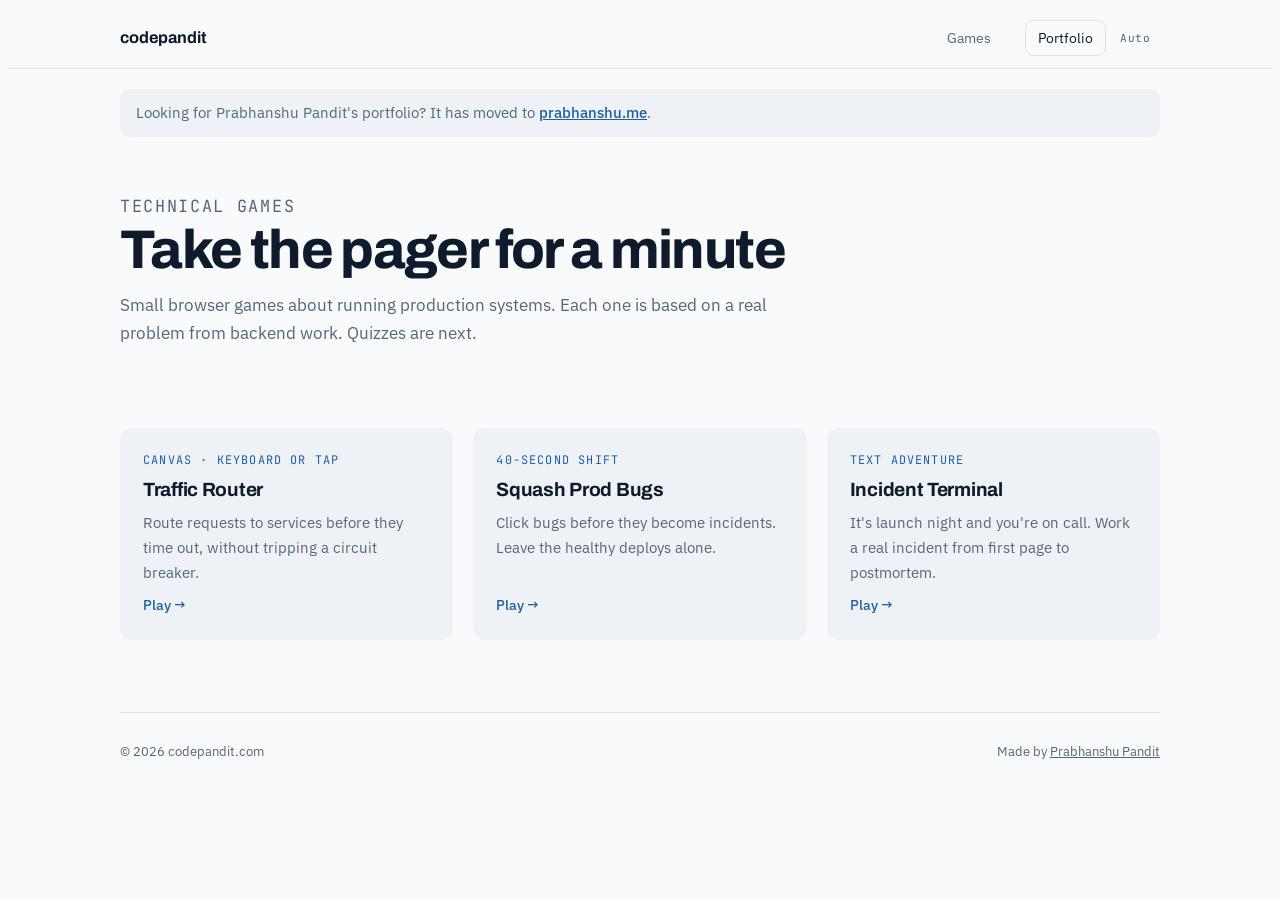
<file: index.html>
<!doctype html>
<html lang="en">
<head>
<meta charset="utf-8">
<meta name="viewport" content="width=device-width, initial-scale=1, viewport-fit=cover">
<title>codepandit · Technical games about running production</title>
<meta name="description" content="Small browser games about running production systems: route traffic, squash bugs and work a real incident.">
<link rel="canonical" href="https://codepandit.com/">
<meta property="og:type" content="website">
<meta property="og:site_name" content="codepandit">
<meta property="og:title" content="codepandit · Technical games about running production">
<meta property="og:description" content="Small browser games about running production systems: route traffic, squash bugs and work a real incident.">
<meta property="og:url" content="https://codepandit.com/">
<link rel="icon" href="data:image/svg+xml,%3Csvg xmlns='http://www.w3.org/2000/svg' viewBox='0 0 22 22'%3E%3Crect x='1' y='1' width='20' height='20' fill='%23F2F6FA' stroke='%231F5FA8' stroke-width='1.5'/%3E%3Cpath d='M6 8 L9 11 L6 14 M11 14 H16' fill='none' stroke='%231F5FA8' stroke-width='1.6'/%3E%3C/svg%3E">
<link rel="preconnect" href="https://fonts.googleapis.com">
<link rel="preconnect" href="https://fonts.gstatic.com" crossorigin>
<link rel="stylesheet" href="https://fonts.googleapis.com/css2?family=Archivo:wght@500..800&family=IBM+Plex+Sans:wght@400;500;600&family=JetBrains+Mono:wght@400;500;700&display=swap">
<link rel="stylesheet" href="/assets/site.css">
</head>
<body>
<header class="bar">
  <div class="wrap">
    <a class="brand" href="/">codepandit</a>
    <nav class="nav-sm" aria-label="Site">
      <a href="/#games">Games</a>
    </nav>
    <div class="bar-icons">
      <a class="bar-link" href="https://prabhanshu.me/">Portfolio</a>
      <button class="icon-btn theme-btn" id="theme-btn" type="button" aria-label="Switch theme">Auto</button>
    </div>
  </div>
</header>

<main class="wrap" id="top">
<p class="moved">Looking for Prabhanshu Pandit's portfolio? It has moved to <a href="https://prabhanshu.me/">prabhanshu.me</a>.</p>

<section class="intro">
  <p class="kicker">Technical games</p>
  <h1>Take the pager for a minute</h1>
  <p>Small browser games about running production systems. Each one is based on a real problem from backend work. Quizzes are next.</p>
</section>

<section class="sec" id="games">
  <ul class="cards">
    <li><a class="card" href="/games/traffic-router/"><span class="kicker">Canvas · keyboard or tap</span><h3>Traffic Router</h3><p>Route requests to services before they time out, without tripping a circuit breaker.</p><span class="go">Play →</span></a></li>
    <li><a class="card" href="/games/squash-bugs/"><span class="kicker">40-second shift</span><h3>Squash Prod Bugs</h3><p>Click bugs before they become incidents. Leave the healthy deploys alone.</p><span class="go">Play →</span></a></li>
    <li><a class="card" href="/games/incident-terminal/"><span class="kicker">Text adventure</span><h3>Incident Terminal</h3><p>It's launch night and you're on call. Work a real incident from first page to postmortem.</p><span class="go">Play →</span></a></li>
  </ul>
</section>

<footer><span>© 2026 codepandit.com</span><span>Made by <a href="https://prabhanshu.me/">Prabhanshu Pandit</a></span></footer>
</main>
<script src="/assets/site.js"></script>
<script data-goatcounter="https://codepandit.goatcounter.com/count" async src="https://gc.zgo.at/count.js"></script>
</body>
</html>
</file>
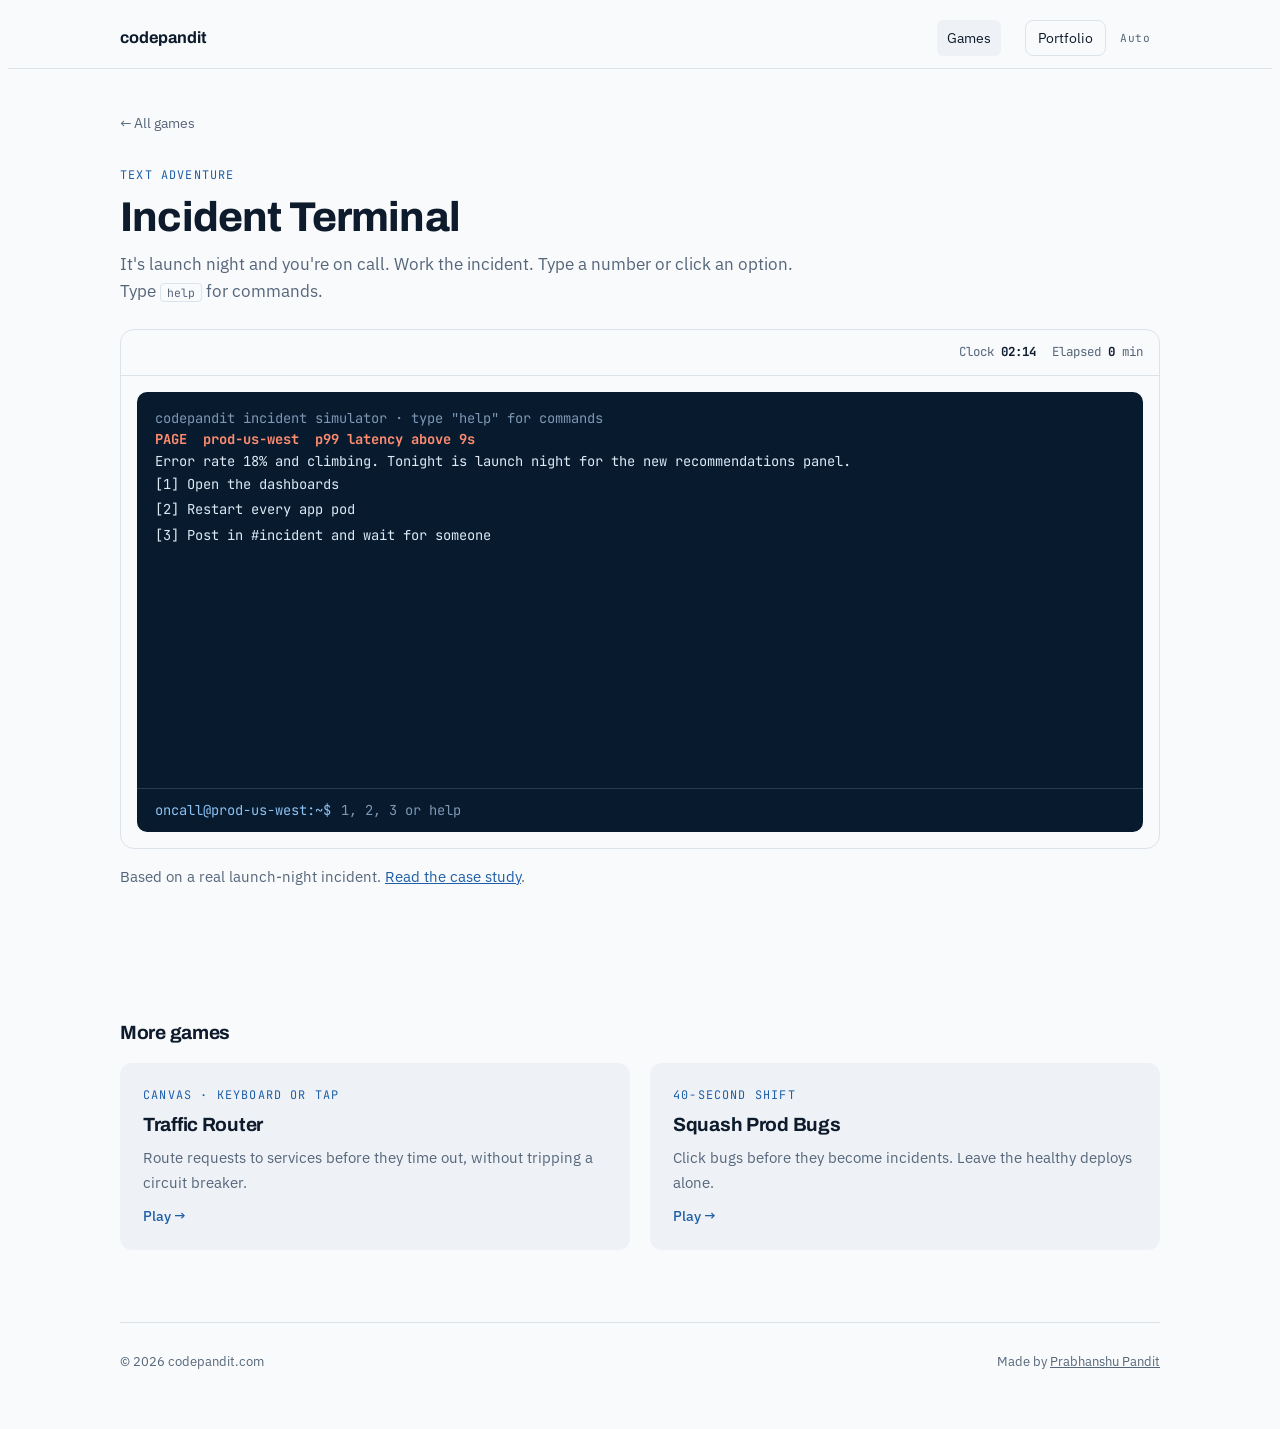
<file: games/incident-terminal/index.html>
<!doctype html>
<html lang="en">
<head>
<meta charset="utf-8">
<meta name="viewport" content="width=device-width, initial-scale=1, viewport-fit=cover">
<title>Incident Terminal · codepandit</title>
<meta name="description" content="It's launch night and you're on call. Work the incident. Type a number or click an option. Type help for commands.">
<link rel="canonical" href="https://codepandit.com/games/incident-terminal/">
<meta property="og:type" content="website">
<meta property="og:site_name" content="codepandit">
<meta property="og:title" content="Incident Terminal · codepandit">
<meta property="og:description" content="It's launch night and you're on call. Work the incident. Type a number or click an option. Type help for commands.">
<meta property="og:url" content="https://codepandit.com/games/incident-terminal/">
<link rel="icon" href="data:image/svg+xml,%3Csvg xmlns='http://www.w3.org/2000/svg' viewBox='0 0 22 22'%3E%3Crect x='1' y='1' width='20' height='20' fill='%23F2F6FA' stroke='%231F5FA8' stroke-width='1.5'/%3E%3Cpath d='M6 8 L9 11 L6 14 M11 14 H16' fill='none' stroke='%231F5FA8' stroke-width='1.6'/%3E%3C/svg%3E">
<link rel="preconnect" href="https://fonts.googleapis.com">
<link rel="preconnect" href="https://fonts.gstatic.com" crossorigin>
<link rel="stylesheet" href="https://fonts.googleapis.com/css2?family=Archivo:wght@500..800&family=IBM+Plex+Sans:wght@400;500;600&family=JetBrains+Mono:wght@400;500;700&display=swap">
<link rel="stylesheet" href="/assets/site.css">
</head>
<body>
<header class="bar">
  <div class="wrap">
    <a class="brand" href="/">codepandit</a>
    <nav class="nav-sm" aria-label="Site">
      <a href="/#games" aria-current="page">Games</a>
    </nav>
    <div class="bar-icons">
      <a class="bar-link" href="https://prabhanshu.me/">Portfolio</a>
      <button class="icon-btn theme-btn" id="theme-btn" type="button" aria-label="Switch theme">Auto</button>
    </div>
  </div>
</header>

<main class="wrap" id="top">
<p class="crumb"><a href="/#games">← All games</a></p>

<section class="game-page">
  <p class="kicker">Text adventure</p>
  <h1>Incident Terminal</h1>
  <p class="lede">It's launch night and you're on call. Work the incident. Type a number or click an option. Type <span class="kbd">help</span> for commands.</p>
  <div class="game" id="game">
      <div class="game-top">
        <div></div>
        <div class="hud"><span>Clock <b id="tm-clock">02:14</b></span><span>Elapsed <b id="tm-min">0</b> min</span></div>
      </div>
      <div class="game-stage">
        <div class="term">
          <div class="term-out" id="tm-out" aria-live="polite"></div>
          <form class="term-in" id="tm-form" autocomplete="off">
            <label for="tm-input">oncall@prod-us-west:~$</label>
            <input id="tm-input" type="text" placeholder="1, 2, 3 or help" spellcheck="false">
          </form>
        </div>
      </div>
    </div>
  <p class="story">Based on a real launch-night incident. <a href="https://prabhanshu.me/#work">Read the case study</a>.</p>
</section>

<section class="sec more">
  <h2>More games</h2>
  <ul class="cards">
    <li><a class="card" href="/games/traffic-router/"><span class="kicker">Canvas · keyboard or tap</span><h3>Traffic Router</h3><p>Route requests to services before they time out, without tripping a circuit breaker.</p><span class="go">Play →</span></a></li>
    <li><a class="card" href="/games/squash-bugs/"><span class="kicker">40-second shift</span><h3>Squash Prod Bugs</h3><p>Click bugs before they become incidents. Leave the healthy deploys alone.</p><span class="go">Play →</span></a></li>
  </ul>
</section>

<footer><span>© 2026 codepandit.com</span><span>Made by <a href="https://prabhanshu.me/">Prabhanshu Pandit</a></span></footer>
</main>
<script src="/assets/site.js"></script>
<script src="/assets/incident-terminal.js"></script>
<script data-goatcounter="https://codepandit.goatcounter.com/count" async src="https://gc.zgo.at/count.js"></script>
</body>
</html>
</file>
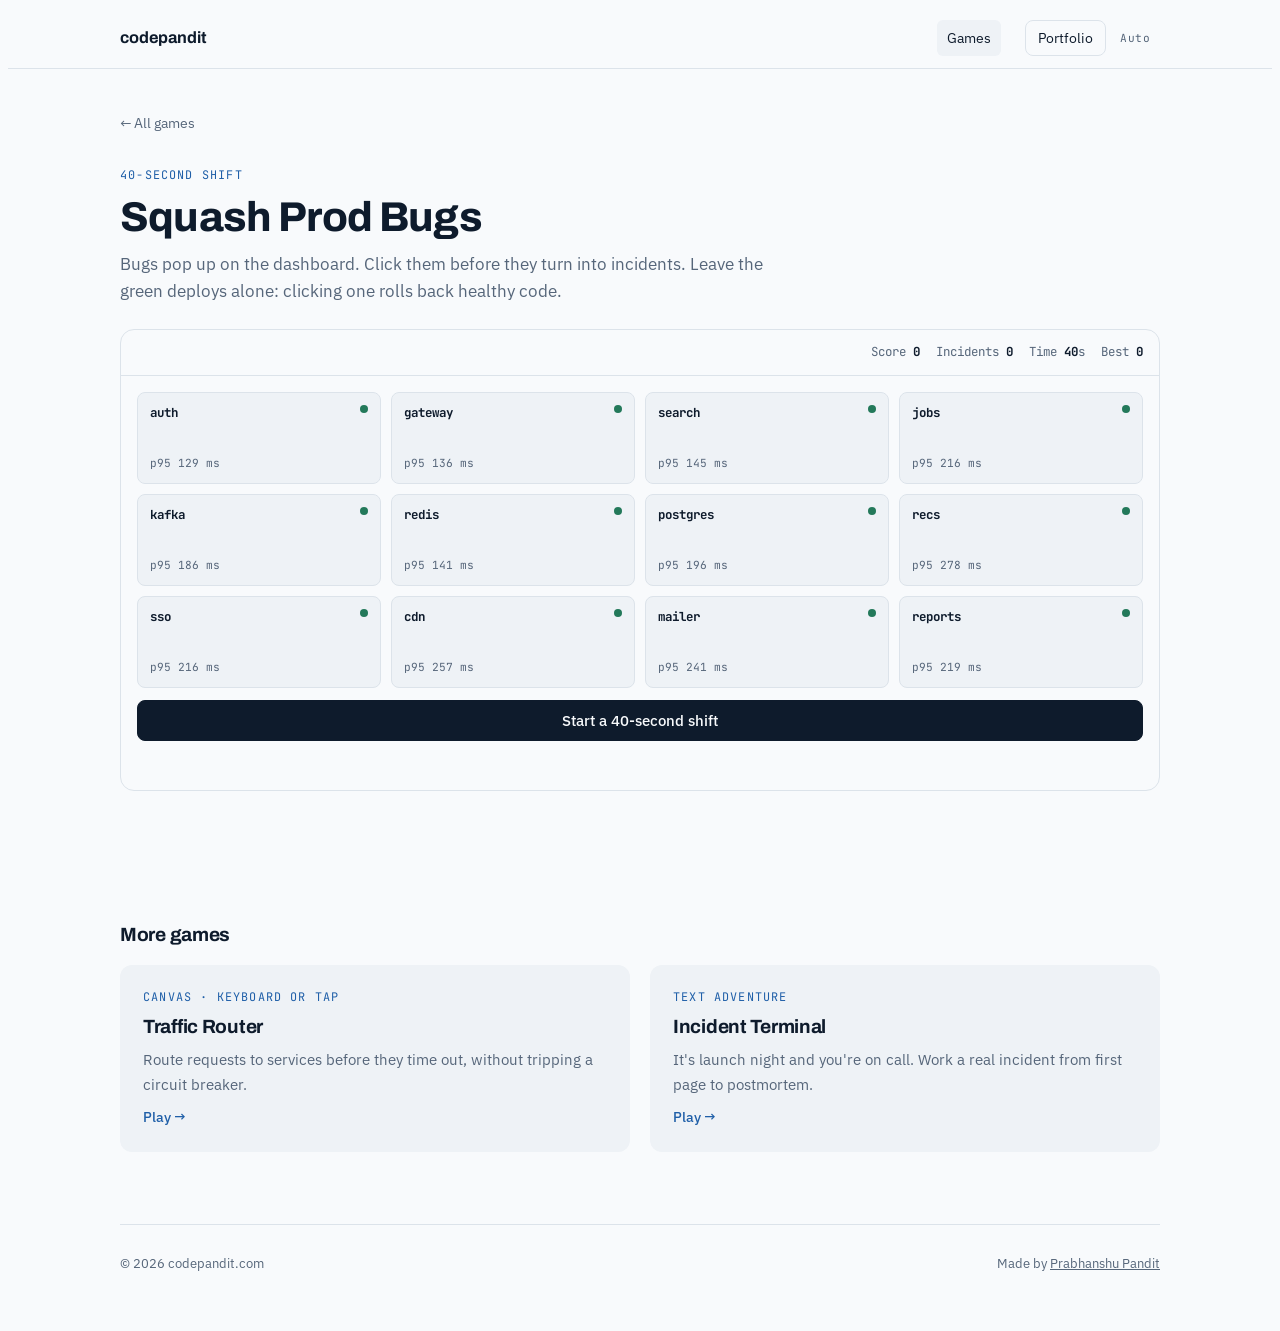
<file: games/squash-bugs/index.html>
<!doctype html>
<html lang="en">
<head>
<meta charset="utf-8">
<meta name="viewport" content="width=device-width, initial-scale=1, viewport-fit=cover">
<title>Squash Prod Bugs · codepandit</title>
<meta name="description" content="Bugs pop up on the dashboard. Click them before they turn into incidents. Leave the green deploys alone: clicking one rolls back healthy code.">
<link rel="canonical" href="https://codepandit.com/games/squash-bugs/">
<meta property="og:type" content="website">
<meta property="og:site_name" content="codepandit">
<meta property="og:title" content="Squash Prod Bugs · codepandit">
<meta property="og:description" content="Bugs pop up on the dashboard. Click them before they turn into incidents. Leave the green deploys alone: clicking one rolls back healthy code.">
<meta property="og:url" content="https://codepandit.com/games/squash-bugs/">
<link rel="icon" href="data:image/svg+xml,%3Csvg xmlns='http://www.w3.org/2000/svg' viewBox='0 0 22 22'%3E%3Crect x='1' y='1' width='20' height='20' fill='%23F2F6FA' stroke='%231F5FA8' stroke-width='1.5'/%3E%3Cpath d='M6 8 L9 11 L6 14 M11 14 H16' fill='none' stroke='%231F5FA8' stroke-width='1.6'/%3E%3C/svg%3E">
<link rel="preconnect" href="https://fonts.googleapis.com">
<link rel="preconnect" href="https://fonts.gstatic.com" crossorigin>
<link rel="stylesheet" href="https://fonts.googleapis.com/css2?family=Archivo:wght@500..800&family=IBM+Plex+Sans:wght@400;500;600&family=JetBrains+Mono:wght@400;500;700&display=swap">
<link rel="stylesheet" href="/assets/site.css">
</head>
<body>
<header class="bar">
  <div class="wrap">
    <a class="brand" href="/">codepandit</a>
    <nav class="nav-sm" aria-label="Site">
      <a href="/#games" aria-current="page">Games</a>
    </nav>
    <div class="bar-icons">
      <a class="bar-link" href="https://prabhanshu.me/">Portfolio</a>
      <button class="icon-btn theme-btn" id="theme-btn" type="button" aria-label="Switch theme">Auto</button>
    </div>
  </div>
</header>

<main class="wrap" id="top">
<p class="crumb"><a href="/#games">← All games</a></p>

<section class="game-page">
  <p class="kicker">40-second shift</p>
  <h1>Squash Prod Bugs</h1>
  <p class="lede">Bugs pop up on the dashboard. Click them before they turn into incidents. Leave the green deploys alone: clicking one rolls back healthy code.</p>
  <div class="game" id="game">
      <div class="game-top">
        <div></div>
        <div class="hud"><span>Score <b id="bg-score">0</b></span><span>Incidents <b id="bg-inc">0</b></span><span>Time <b id="bg-time">40</b>s</span><span>Best <b id="bg-best">0</b></span></div>
      </div>
      <div class="game-stage">
        <div class="bugs-grid" id="bg-grid"></div>
        <div class="route-btns"><button class="btn primary" type="button" id="bg-start">Start a 40-second shift</button></div>
        <div class="bench-msg" id="bg-msg" aria-live="polite"></div>
      </div>
    </div>
</section>

<section class="sec more">
  <h2>More games</h2>
  <ul class="cards">
    <li><a class="card" href="/games/traffic-router/"><span class="kicker">Canvas · keyboard or tap</span><h3>Traffic Router</h3><p>Route requests to services before they time out, without tripping a circuit breaker.</p><span class="go">Play →</span></a></li>
    <li><a class="card" href="/games/incident-terminal/"><span class="kicker">Text adventure</span><h3>Incident Terminal</h3><p>It's launch night and you're on call. Work a real incident from first page to postmortem.</p><span class="go">Play →</span></a></li>
  </ul>
</section>

<footer><span>© 2026 codepandit.com</span><span>Made by <a href="https://prabhanshu.me/">Prabhanshu Pandit</a></span></footer>
</main>
<script src="/assets/site.js"></script>
<script src="/assets/squash-bugs.js"></script>
<script data-goatcounter="https://codepandit.goatcounter.com/count" async src="https://gc.zgo.at/count.js"></script>
</body>
</html>
</file>
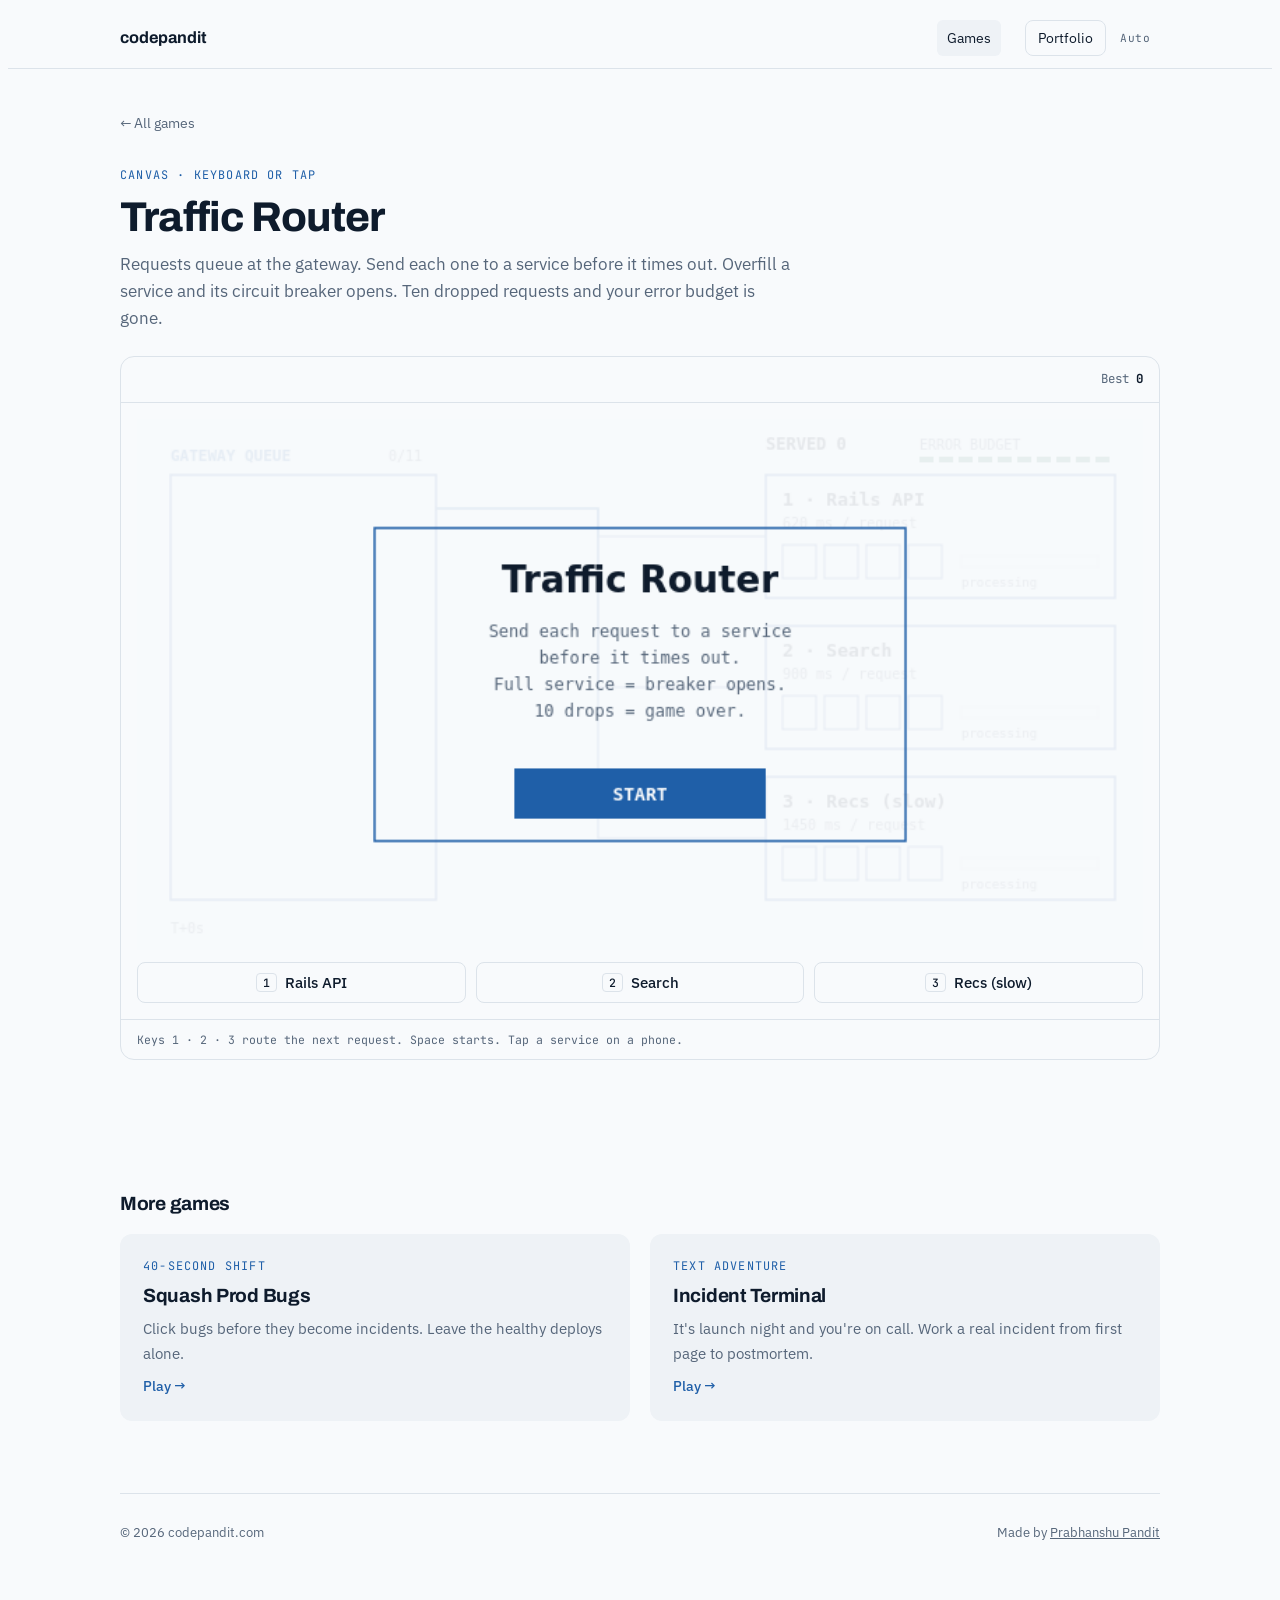
<file: games/traffic-router/index.html>
<!doctype html>
<html lang="en">
<head>
<meta charset="utf-8">
<meta name="viewport" content="width=device-width, initial-scale=1, viewport-fit=cover">
<title>Traffic Router · codepandit</title>
<meta name="description" content="Requests queue at the gateway. Send each one to a service before it times out. Overfill a service and its circuit breaker opens. Ten dropped requests and your error budget is gone.">
<link rel="canonical" href="https://codepandit.com/games/traffic-router/">
<meta property="og:type" content="website">
<meta property="og:site_name" content="codepandit">
<meta property="og:title" content="Traffic Router · codepandit">
<meta property="og:description" content="Requests queue at the gateway. Send each one to a service before it times out. Overfill a service and its circuit breaker opens. Ten dropped requests and your error budget is gone.">
<meta property="og:url" content="https://codepandit.com/games/traffic-router/">
<link rel="icon" href="data:image/svg+xml,%3Csvg xmlns='http://www.w3.org/2000/svg' viewBox='0 0 22 22'%3E%3Crect x='1' y='1' width='20' height='20' fill='%23F2F6FA' stroke='%231F5FA8' stroke-width='1.5'/%3E%3Cpath d='M6 8 L9 11 L6 14 M11 14 H16' fill='none' stroke='%231F5FA8' stroke-width='1.6'/%3E%3C/svg%3E">
<link rel="preconnect" href="https://fonts.googleapis.com">
<link rel="preconnect" href="https://fonts.gstatic.com" crossorigin>
<link rel="stylesheet" href="https://fonts.googleapis.com/css2?family=Archivo:wght@500..800&family=IBM+Plex+Sans:wght@400;500;600&family=JetBrains+Mono:wght@400;500;700&display=swap">
<link rel="stylesheet" href="/assets/site.css">
</head>
<body>
<header class="bar">
  <div class="wrap">
    <a class="brand" href="/">codepandit</a>
    <nav class="nav-sm" aria-label="Site">
      <a href="/#games" aria-current="page">Games</a>
    </nav>
    <div class="bar-icons">
      <a class="bar-link" href="https://prabhanshu.me/">Portfolio</a>
      <button class="icon-btn theme-btn" id="theme-btn" type="button" aria-label="Switch theme">Auto</button>
    </div>
  </div>
</header>

<main class="wrap" id="top">
<p class="crumb"><a href="/#games">← All games</a></p>

<section class="game-page">
  <p class="kicker">Canvas · keyboard or tap</p>
  <h1>Traffic Router</h1>
  <p class="lede">Requests queue at the gateway. Send each one to a service before it times out. Overfill a service and its circuit breaker opens. Ten dropped requests and your error budget is gone.</p>
  <div class="game" id="game">
      <div class="game-top">
        <div></div>
        <div class="hud"><span>Best <b id="tr-best">0</b></span></div>
      </div>
      <div class="game-stage">
        <canvas id="tr-canvas" width="720" height="380" tabindex="0" aria-label="Traffic Router game. Press 1, 2 or 3 to route the next request."></canvas>
        <div class="route-btns">
          <button class="btn" type="button" data-route="0"><span class="kbd">1</span> Rails API</button>
          <button class="btn" type="button" data-route="1"><span class="kbd">2</span> Search</button>
          <button class="btn" type="button" data-route="2"><span class="kbd">3</span> Recs (slow)</button>
        </div>
      </div>
      <div class="game-foot">Keys 1 · 2 · 3 route the next request. Space starts. Tap a service on a phone.</div>
    </div>
</section>

<section class="sec more">
  <h2>More games</h2>
  <ul class="cards">
    <li><a class="card" href="/games/squash-bugs/"><span class="kicker">40-second shift</span><h3>Squash Prod Bugs</h3><p>Click bugs before they become incidents. Leave the healthy deploys alone.</p><span class="go">Play →</span></a></li>
    <li><a class="card" href="/games/incident-terminal/"><span class="kicker">Text adventure</span><h3>Incident Terminal</h3><p>It's launch night and you're on call. Work a real incident from first page to postmortem.</p><span class="go">Play →</span></a></li>
  </ul>
</section>

<footer><span>© 2026 codepandit.com</span><span>Made by <a href="https://prabhanshu.me/">Prabhanshu Pandit</a></span></footer>
</main>
<script src="/assets/site.js"></script>
<script src="/assets/traffic-router.js"></script>
<script data-goatcounter="https://codepandit.goatcounter.com/count" async src="https://gc.zgo.at/count.js"></script>
</body>
</html>
</file>
<file: assets/site.css>
/* codepandit.com shared styles. Every colour is a token: light on :root, dark under prefers-color-scheme and [data-theme="dark"]. */
:root{
  --paper:#F8FAFC; --paper-2:#EEF2F6; --ink:#0E1B2C; --ink-2:#56667A;
  --line:#1F5FA8; --line-soft:#DCE3EA;
  --red:#C2402A; --amber:#A86A12; --ok:#23795A; --img-dim:1;
  --term-bg:#071A2E; --term-fg:#DDE9F5; --term-dim:#7E98B3; --term-good:#6CD2A0; --term-red:#FF8C70; --term-blue:#8CC2F2; --term-rule:rgba(221,233,245,.16);
  --f-display:"Archivo","Helvetica Neue",system-ui,sans-serif;
  --f-body:"IBM Plex Sans",system-ui,-apple-system,"Segoe UI",sans-serif;
  --f-mono:"JetBrains Mono",ui-monospace,"SF Mono",Menlo,Consolas,monospace;
  --r:10px;
}
@media (prefers-color-scheme: dark){
  :root:not([data-theme="light"]){
    --paper:#0B1624; --paper-2:#122135; --ink:#E6EDF5; --ink-2:#93A3B6;
    --line:#7DB6EC; --line-soft:#1F3047;
    --red:#FF8C70; --amber:#F0BE5E; --ok:#6CD2A0; --img-dim:.88; color-scheme:dark;
  }
}
:root[data-theme="dark"]{
  --paper:#0B1624; --paper-2:#122135; --ink:#E6EDF5; --ink-2:#93A3B6;
  --line:#7DB6EC; --line-soft:#1F3047;
  --red:#FF8C70; --amber:#F0BE5E; --ok:#6CD2A0; --img-dim:.88; color-scheme:dark;
}
*,*::before,*::after{box-sizing:border-box}
html{scroll-behavior:smooth}
body{background:var(--paper);color:var(--ink);font-family:var(--f-body);font-size:16.5px;line-height:1.65;-webkit-font-smoothing:antialiased}
body::before{content:"";position:fixed;inset:0 0 auto;height:env(safe-area-inset-top,0px);z-index:30;background:var(--paper)}
a{color:inherit}
:focus-visible{outline:2px solid var(--line);outline-offset:3px;border-radius:4px}
::selection{background:var(--line);color:var(--paper)}
.wrap{max-width:1080px;margin:0 auto;padding-left:max(20px,env(safe-area-inset-left,0px));padding-right:max(20px,env(safe-area-inset-right,0px))}
h1,h2,h3,h4{font-family:var(--f-display);text-wrap:balance;letter-spacing:-.015em}
.kicker{font-family:var(--f-mono);font-size:.74rem;letter-spacing:.1em;text-transform:uppercase;color:var(--line);margin:0 0 10px}
.muted{color:var(--ink-2)}

/* header */
.bar{position:sticky;top:env(safe-area-inset-top,0px);z-index:20;background:color-mix(in srgb,var(--paper) 92%,transparent);backdrop-filter:saturate(1.4) blur(8px);-webkit-backdrop-filter:saturate(1.4) blur(8px);border-bottom:1px solid var(--line-soft)}
.bar .wrap{display:flex;align-items:center;gap:24px;height:60px}
.brand{font-family:var(--f-display);font-weight:700;font-size:1.02rem;text-decoration:none;white-space:nowrap;letter-spacing:-.01em}
.nav{display:flex;gap:2px;margin-left:auto}
.nav a{font-size:.9rem;text-decoration:none;color:var(--ink-2);padding:6px 10px;border-radius:6px}
.nav a:hover{color:var(--ink);background:var(--paper-2)}
.bar-icons{display:flex;align-items:center;gap:4px}
.icon-btn{display:inline-flex;align-items:center;justify-content:center;width:36px;height:36px;border-radius:8px;color:var(--ink-2);background:none;border:0;cursor:pointer;text-decoration:none}
.icon-btn:hover{color:var(--ink);background:var(--paper-2)}
.icon-btn svg{width:18px;height:18px}
.theme-btn{font-family:var(--f-mono);font-size:.7rem;width:auto;padding:0 10px;letter-spacing:.04em}

/* buttons */
.btn{display:inline-flex;align-items:center;gap:8px;font-family:var(--f-body);font-size:.92rem;font-weight:500;text-decoration:none;padding:10px 16px;border:1px solid var(--line-soft);color:var(--ink);background:var(--paper);cursor:pointer;border-radius:8px;transition:border-color .15s,background .15s}
.btn:hover{border-color:var(--ink-2)}
.btn.primary{background:var(--ink);color:var(--paper);border-color:var(--ink)}
.btn.primary:hover{background:var(--line);border-color:var(--line)}
.btn svg{width:16px;height:16px}

/* sections */
.sec{padding-block:72px}
.sec-head{max-width:640px;margin-bottom:36px}
.sec-head h2{font-size:clamp(1.7rem,3.2vw,2.3rem);font-weight:700;line-height:1.15;margin:0 0 10px}
.sec-head p{margin:0;color:var(--ink-2)}

footer{padding-block:28px 48px;border-top:1px solid var(--line-soft);font-size:.82rem;color:var(--ink-2);display:flex;justify-content:space-between;gap:12px;flex-wrap:wrap}

/* ---------- games ---------- */
/* ---------- test bench ---------- */
.tabs{display:flex;gap:0;border:1.5px solid var(--line);width:fit-content;max-width:100%;overflow-x:auto;margin-bottom:20px}
.tab{font-family:var(--f-mono);font-size:.8rem;padding:10px 16px;background:none;border:0;border-right:1px solid var(--line-soft);color:var(--ink-2);cursor:pointer;white-space:nowrap}
.tab:last-child{border-right:0}
.tab[aria-selected="true"]{background:var(--line);color:var(--paper)}
.game{border:1px solid var(--line-soft);background:var(--paper)}
.game-top{display:flex;justify-content:space-between;gap:12px;flex-wrap:wrap;align-items:center;padding:12px 16px;border-bottom:1px solid var(--line-soft)}
.game-top h3{margin:0;font-family:var(--f-display);font-variation-settings:"wdth" 108;font-weight:800;font-size:1.2rem}
.game-top p{margin:2px 0 0;color:var(--ink-2);font-size:.9rem;max-width:68ch}
.hud{display:flex;gap:16px;font-family:var(--f-mono);font-size:.78rem;color:var(--ink-2);flex-wrap:wrap}
.hud b{color:var(--ink);font-variant-numeric:tabular-nums}
.game-stage{padding:16px}
#tr-canvas:focus-visible{outline:1px dashed var(--line);outline-offset:4px}
#tr-canvas{width:100%;height:auto;aspect-ratio:720/380;margin-inline:auto;display:block;touch-action:manipulation;cursor:pointer;max-width:100%}
.route-btns{display:flex;gap:10px;flex-wrap:wrap;margin-top:12px}
.route-btns .btn{flex:1 1 150px;justify-content:center}
.kbd{font-family:var(--f-mono);font-size:.72rem;border:1px solid var(--line-soft);padding:1px 6px;border-radius:2px}
.game-foot{padding:10px 16px;border-top:1px solid var(--line-soft);font-family:var(--f-mono);font-size:.72rem;color:var(--ink-2)}

/* bugs */
.bugs-grid{display:grid;grid-template-columns:repeat(4,1fr);gap:10px}
.tile{position:relative;min-height:92px;border:1px solid var(--line-soft);background:var(--paper-2);color:var(--ink);font:inherit;text-align:left;padding:10px 12px;cursor:pointer;border-radius:2px;display:flex;flex-direction:column;justify-content:space-between;overflow:hidden;transition:background .12s,border-color .12s}
.tile .t-name{font-family:var(--f-mono);font-size:.78rem;font-weight:700}
.tile .t-stat{font-family:var(--f-mono);font-size:.7rem;color:var(--ink-2);font-variant-numeric:tabular-nums}
.tile .t-dot{position:absolute;top:12px;right:12px;width:8px;height:8px;border-radius:50%;background:var(--ok)}
.tile .bug{position:absolute;right:10px;bottom:8px;width:40px;height:40px;color:var(--red);display:none}
.tile.is-bug{border-color:var(--red);background:color-mix(in srgb,var(--red) 12%,var(--paper))}
.tile.is-bug .bug{display:block;animation:wiggle .18s infinite alternate}
.tile.is-bug .t-dot{background:var(--red)}
.tile.is-deploy{border-color:var(--ok);background:color-mix(in srgb,var(--ok) 12%,var(--paper))}
.tile.is-deploy .t-dot{background:var(--amber)}
.tile.is-incident{background:var(--red);color:var(--paper);border-color:var(--red)}
.tile.is-incident .t-stat{color:var(--paper)}
.tile.is-squash{border-color:var(--line);background:color-mix(in srgb,var(--line) 14%,var(--paper))}
@keyframes wiggle{from{transform:rotate(-8deg)}to{transform:rotate(8deg)}}
.bench-msg{min-height:1.6em;margin-top:12px;font-family:var(--f-mono);font-size:.82rem;color:var(--ink-2)}

/* terminal */
.term{background:var(--term-bg);color:var(--term-fg);font-family:var(--f-mono);font-size:.86rem;line-height:1.55;border-radius:2px;display:flex;flex-direction:column;height:440px;max-height:70vh}
.term-out{flex:1;overflow-y:auto;padding:16px 18px;min-height:0;white-space:pre-wrap;word-break:break-word}
.term-out .sys{color:var(--term-dim)}
.term-out .alert{color:var(--term-red);font-weight:700}
.term-out .good{color:var(--term-good)}
.term-out .you{color:var(--term-blue)}
.term-out .opt{display:block;background:none;border:0;color:var(--term-fg);font:inherit;text-align:left;cursor:pointer;padding:2px 0}
.term-out .opt:hover{color:var(--term-blue);text-decoration:underline}
.term-out .opt:disabled{cursor:default;opacity:.45;text-decoration:none}
.term-in{display:flex;align-items:center;gap:8px;border-top:1px solid var(--term-rule);padding:10px 18px}
.term-in label{color:var(--term-blue);white-space:nowrap}
.term-in input{flex:1;min-width:0;background:transparent;border:0;color:var(--term-fg);font:inherit;outline:none}
.term-in input::placeholder{color:var(--term-dim)}


.bar-link{font-size:.86rem;text-decoration:none;color:var(--ink);padding:6px 12px;border:1px solid var(--line-soft);border-radius:8px;white-space:nowrap}
.bar-link:hover{border-color:var(--ink-2)}
@media (max-width:420px){.brand{font-size:.92rem}.bar .wrap{gap:10px}.bar-link{padding:5px 9px;font-size:.8rem}.theme-btn{padding:0 6px}}
/* game overrides for the clean look */
.tabs{display:inline-flex;border:0;background:var(--paper-2);border-radius:10px;padding:4px;gap:4px;width:auto;max-width:100%;overflow-x:auto;margin-bottom:18px}
.tab{border:0!important;border-radius:7px;font-family:var(--f-body);font-size:.9rem;padding:8px 14px;color:var(--ink-2)}
.tab[aria-selected="true"]{background:var(--paper);color:var(--ink);box-shadow:0 1px 2px rgba(10,20,40,.12)}
.game{border:1px solid var(--line-soft);border-radius:14px;overflow:hidden;background:var(--paper)}
.game-top h3{font-family:var(--f-display);font-weight:700;font-size:1.15rem;font-variation-settings:normal}
.tile{border-radius:8px}
.term{border-radius:10px}
.route-btns .btn{justify-content:center}
.kbd{border-radius:4px}

/* ---------- codepandit hub ---------- */
.nav-sm{display:flex;gap:2px;margin-left:auto}
.nav-sm a{font-size:.9rem;text-decoration:none;color:var(--ink-2);padding:6px 10px;border-radius:6px}
.nav-sm a:hover,.nav-sm a[aria-current="page"]{color:var(--ink);background:var(--paper-2)}
.moved{margin:20px 0 0;padding:12px 16px;background:var(--paper-2);border-radius:10px;font-size:.92rem;color:var(--ink-2)}
.moved a{color:var(--line);font-weight:500}
.intro{padding-block:56px 8px;max-width:680px}
.intro h1{font-size:clamp(2.2rem,5vw,3.4rem);font-weight:750;line-height:1.05;margin:0 0 14px;letter-spacing:-.03em}
.intro p{margin:0;color:var(--ink-2);font-size:1.05rem}
.cards{list-style:none;margin:0;padding:0;display:grid;grid-template-columns:repeat(3,1fr);gap:20px}
.card{display:flex;flex-direction:column;gap:8px;height:100%;background:var(--paper-2);border-radius:12px;padding:22px;text-decoration:none;border:1px solid transparent;transition:border-color .15s}
.card:hover{border-color:var(--line)}
.card .kicker{margin:0}
.card h3{margin:0;font-size:1.2rem;font-weight:700;line-height:1.25}
.card p{margin:0;color:var(--ink-2);font-size:.95rem;flex:1}
.card .go{font-size:.9rem;font-weight:500;color:var(--line)}
.soon{color:var(--ink-2);margin:0}
.crumb{padding-top:28px;font-size:.9rem}
.crumb a{color:var(--ink-2);text-decoration:none}
.crumb a:hover{color:var(--ink)}
.game-page{padding-block:16px 56px}
.game-page h1{font-size:clamp(1.8rem,4vw,2.6rem);font-weight:750;line-height:1.1;margin:0 0 10px;letter-spacing:-.02em}
.game-page .lede{margin:0 0 24px;color:var(--ink-2);max-width:68ch}
.story{margin:16px 0 0;font-size:.92rem;color:var(--ink-2)}
.story a{color:var(--line)}
.more h2{font-size:1.2rem;margin:0 0 14px}
.more .cards{grid-template-columns:repeat(2,1fr)}
footer a{color:inherit}
@media (max-width:900px){.cards{grid-template-columns:1fr 1fr}}
@media (max-width:640px){
  .cards,.more .cards{grid-template-columns:1fr}
  .sec{padding-block:48px}
  .bugs-grid{grid-template-columns:repeat(3,1fr)}
  .game-stage{padding:10px}
  .term-out{padding:12px}
  .term-in{padding:10px 12px}
  .term-in label{font-size:.72rem}
}
@media (max-width:420px){.brand{font-size:.92rem}.bar .wrap{gap:10px}.bar-link{padding:5px 9px;font-size:.8rem}.theme-btn{padding:0 6px}.nav-sm a{padding:6px 6px}}
@media (prefers-reduced-motion:reduce){
  html{scroll-behavior:auto}
  *,*::before,*::after{animation:none!important;transition:none!important}
}
</file>
